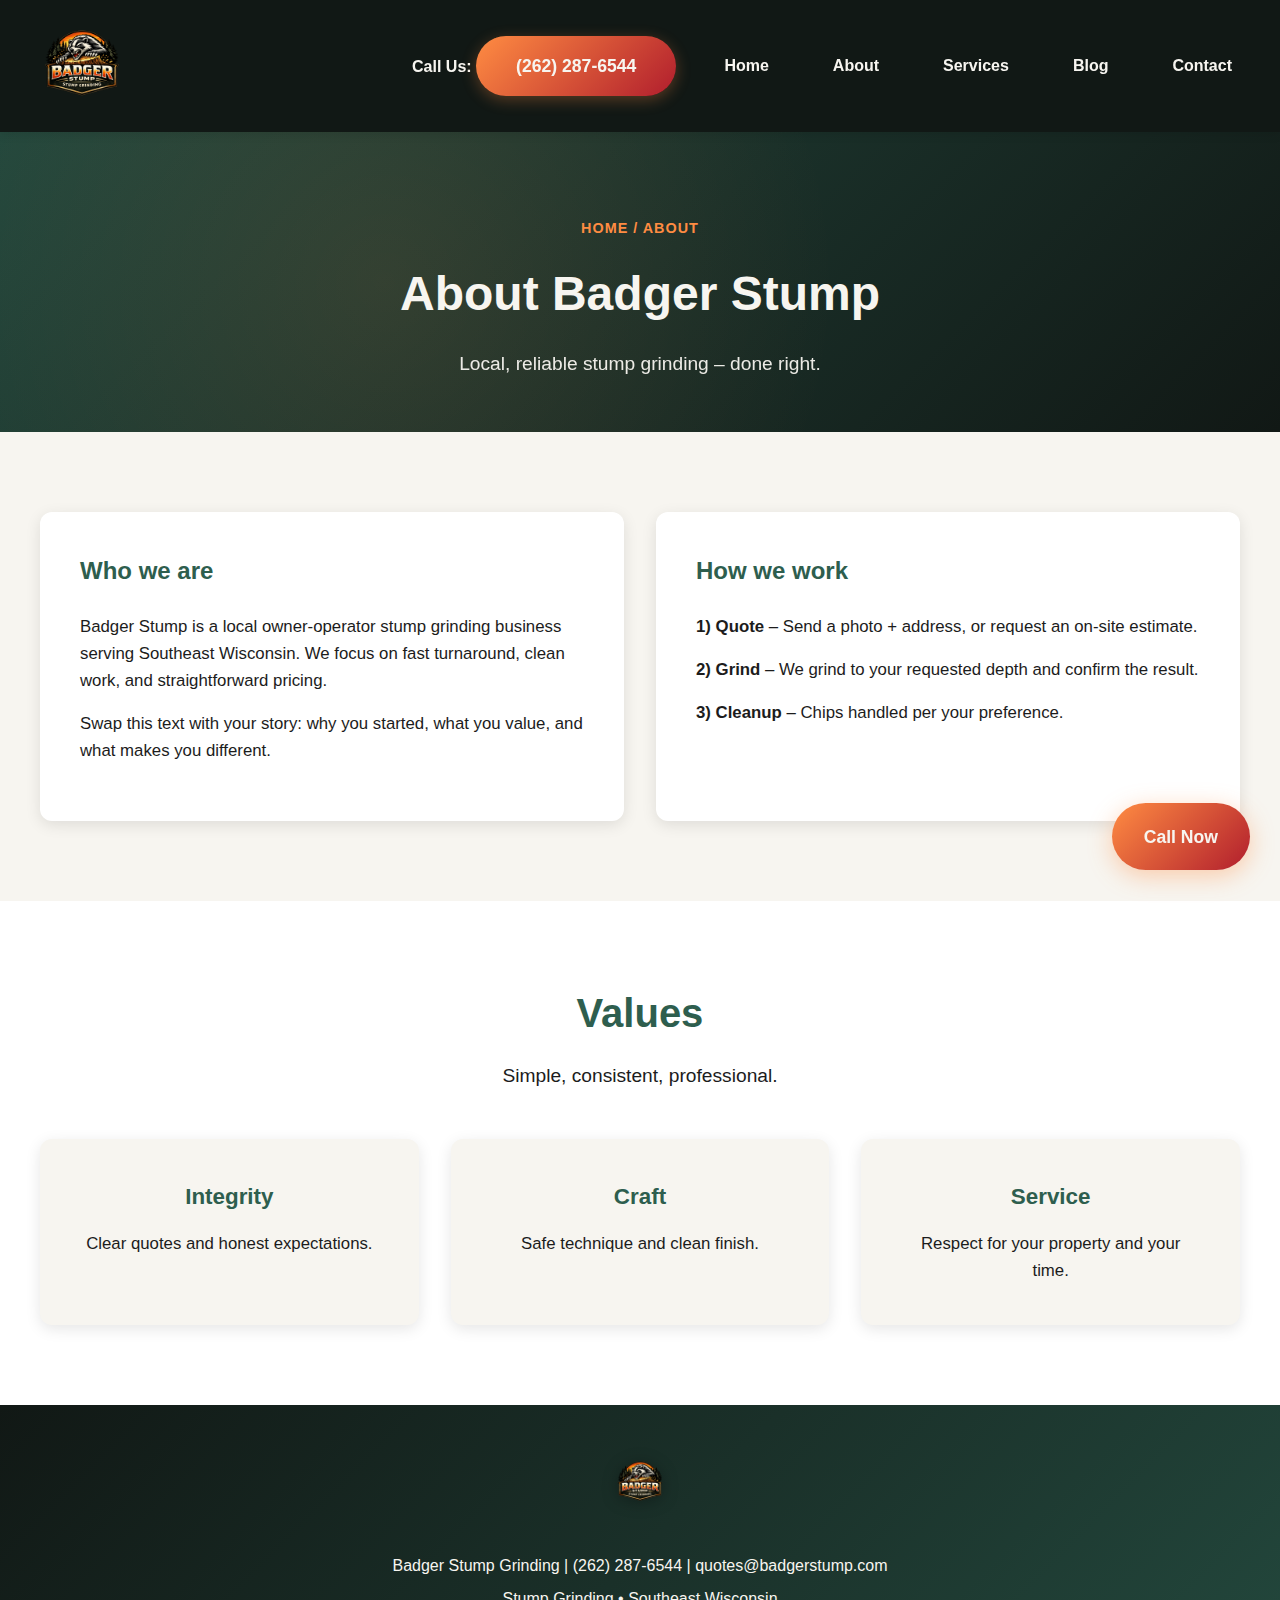
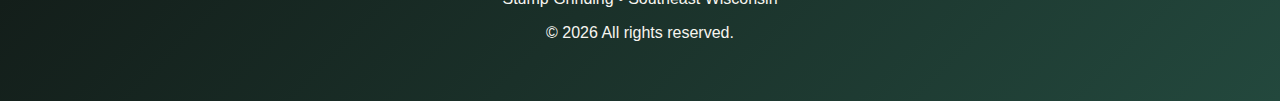
<file: about.html>
<!doctype html>
<html lang="en">
<head>
  <meta charset="utf-8" />
  <meta name="viewport" content="width=device-width, initial-scale=1" />
  <title>About | Badger Stump</title>
  <meta name="description" content="Learn about Badger Stump – local stump grinding in Southeast Wisconsin." />
  <link rel="stylesheet" href="css/styles.css" />
</head>
<body>

<a href="tel:2622876544" class="floating-cta">Call Now</a>

<header>
  <nav role="navigation">
    <a href="index.html" class="logo" aria-label="Badger Stump Grinding Home">
      <img src="assets/logo.png" alt="Badger Stump Grinding Logo" width="150" height="150">
    </a>
    <div class="nav-right">
      <span class="phone">Call Us: <a href="tel:2622876544" class="btn call-btn">(262) 287-6544</a></span>
      <span class="hamburger" aria-label="Toggle navigation menu" tabindex="0">
        <span class="bar"></span>
        <span class="bar"></span>
        <span class="bar"></span>
      </span>
      <ul class="nav-links">
        <li><a href="index.html">Home</a></li>
        <li><a href="about.html">About</a></li>
        <li><a href="services.html">Services</a></li>
        <li><a href="blog.html">Blog</a></li>
        <li><a href="contact.html">Contact</a></li>
      </ul>
    </div>
  </nav>
</header>

<main>
  <section class="page-hero-simple">
    <div class="hero-overlay"></div>
    <div class="page-hero-content">
      <div class="breadcrumbs">Home / About</div>
      <h1>About Badger Stump</h1>
      <p>Local, reliable stump grinding – done right.</p>
    </div>
  </section>

  <section class="section-alt">
    <div class="container-split">
      <div class="info-card">
        <h3>Who we are</h3>
        <p>
          Badger Stump is a local owner-operator stump grinding business serving Southeast Wisconsin.
          We focus on fast turnaround, clean work, and straightforward pricing.
        </p>
        <p>
          Swap this text with your story: why you started, what you value, and what makes you different.
        </p>
      </div>

      <div class="info-card">
        <h3>How we work</h3>
        <p><strong>1) Quote</strong> – Send a photo + address, or request an on-site estimate.</p>
        <p><strong>2) Grind</strong> – We grind to your requested depth and confirm the result.</p>
        <p><strong>3) Cleanup</strong> – Chips handled per your preference.</p>
      </div>
    </div>
  </section>

  <section class="section-values">
    <div class="container-values">
      <div class="section-title-center">
        <h2>Values</h2>
        <p>Simple, consistent, professional.</p>
      </div>

      <div class="values-grid">
        <div class="value-card">
          <h3>Integrity</h3>
          <p>Clear quotes and honest expectations.</p>
        </div>
        <div class="value-card">
          <h3>Craft</h3>
          <p>Safe technique and clean finish.</p>
        </div>
        <div class="value-card">
          <h3>Service</h3>
          <p>Respect for your property and your time.</p>
        </div>
      </div>
    </div>
  </section>
</main>

<footer>
  <img src="assets/logo.png" alt="Badger Stump Grinding Footer Logo" class="footer-logo" width="60" height="60">
  <div class="footer-content">
    <p>Badger Stump Grinding | <a href="tel:2622876544" style="color: #F7F5F0;">(262) 287-6544</a> | <a href="mailto:quotes@badgerstump.com" style="color: #F7F5F0;">quotes@badgerstump.com</a></p>
    <p>Stump Grinding • Southeast Wisconsin</p>
    <p>© 2026 All rights reserved.</p>
  </div>
</footer>

<script src="js/main.js"></script>
</body>
</html>
</file>
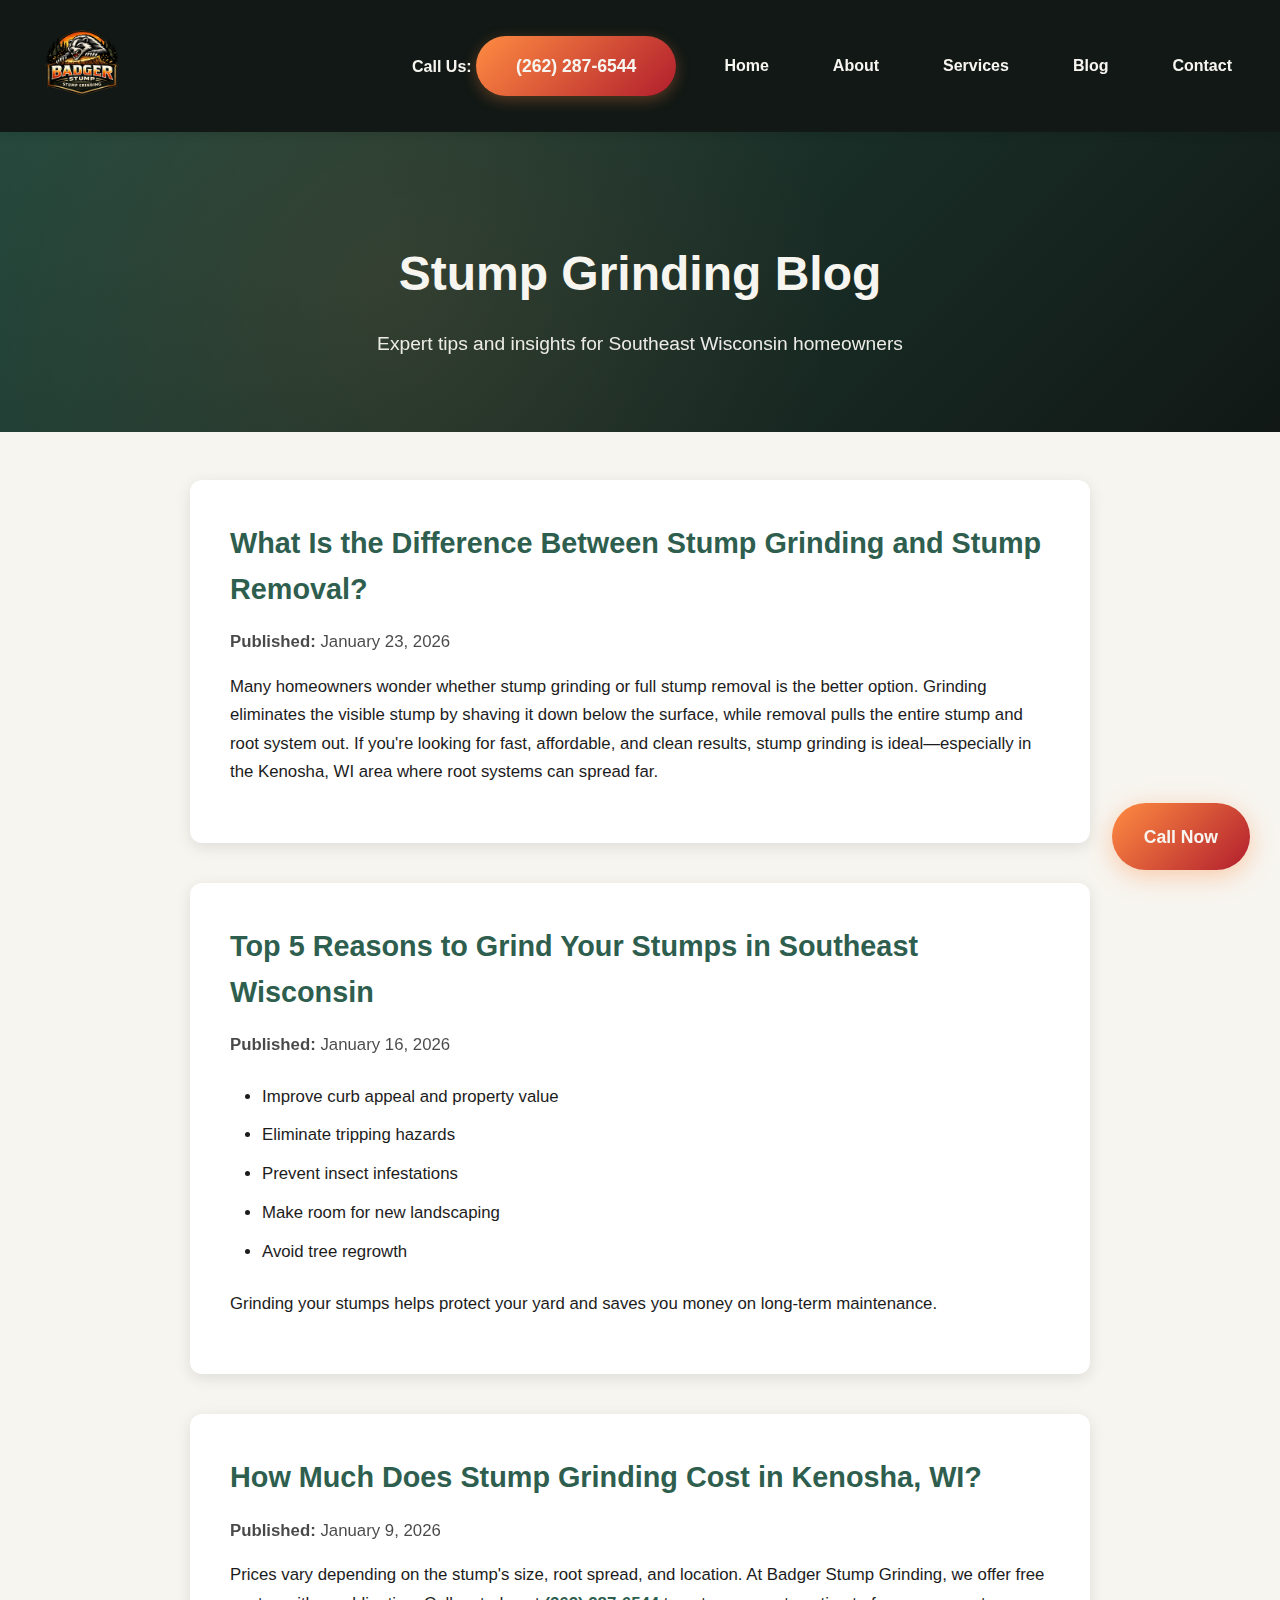
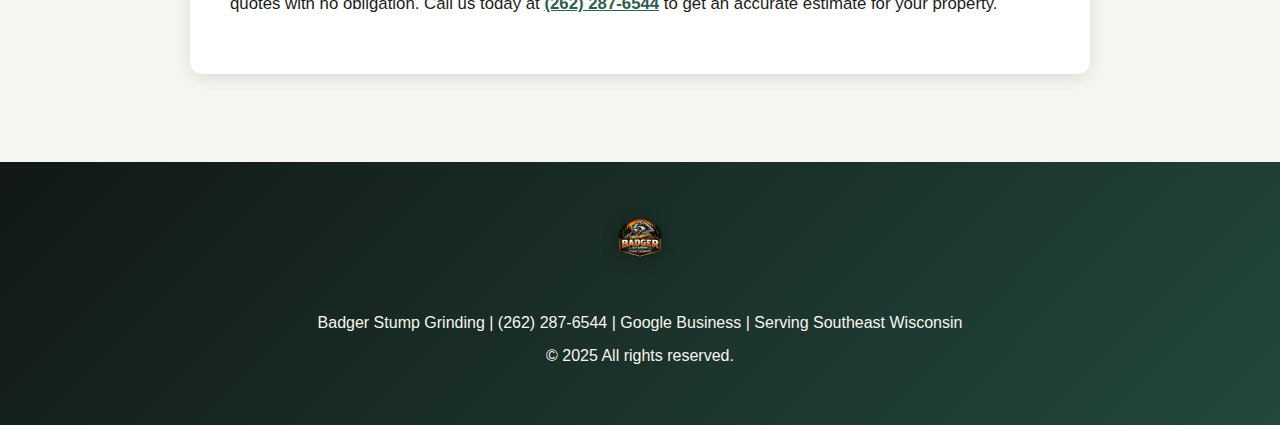
<file: blog.html>
<!DOCTYPE html>
<html lang="en">
<head>
  <meta charset="UTF-8" />
  <meta name="viewport" content="width=device-width, initial-scale=1.0" />
  <title>Stump Grinding Blog | Kenosha, WI</title>
  <meta name="description" content="Stump grinding tips, FAQs, and insights for homeowners in Kenosha and Southeast Wisconsin from Badger Stump Grinding." />
  <meta name="robots" content="index, follow" />
  <meta property="og:title" content="Stump Grinding Blog | Badger Stump Grinding" />
  <meta property="og:description" content="Read expert stump grinding advice for Kenosha, Southeast Wisconsin, and surrounding areas." />
  <meta property="og:image" content="assets/logo.png" />
  <meta property="og:url" content="https://www.badgerstump.com/blog.html" />
  <meta property="og:type" content="article" />
  <link rel="canonical" href="https://www.badgerstump.com/blog.html" />
  <link rel="icon" type="image/png" href="assets/favicon.png" />
  <link rel="stylesheet" href="css/styles.css" />
</head>

<body>
  <a href="tel:2622876544" class="floating-cta">Call Now</a>

  <header>
    <nav role="navigation">
      <a href="index.html" class="logo" aria-label="Badger Stump Grinding Home">
        <img src="assets/logo.png" alt="Badger Stump Grinding Logo - Kenosha, WI" width="150" height="150">
      </a>
      <div class="nav-right">
        <span class="phone">Call Us: <a href="tel:2622876544" class="btn call-btn">(262) 287-6544</a></span>
        <span class="hamburger" aria-label="Toggle navigation menu" tabindex="0">
          <span class="bar"></span>
          <span class="bar"></span>
          <span class="bar"></span>
        </span>
        <ul class="nav-links">
          <li><a href="index.html">Home</a></li>
          <li><a href="about.html">About</a></li>
          <li><a href="services.html">Services</a></li>
          <li><a href="blog.html">Blog</a></li>
          <li><a href="contact.html">Contact</a></li>
        </ul>
      </div>
    </nav>
  </header>

  <section class="page-hero-blog">
    <div class="hero-overlay"></div>
    <div class="page-hero-content">
      <h1>Stump Grinding Blog</h1>
      <p>Expert tips and insights for Southeast Wisconsin homeowners</p>
    </div>
  </section>

  <main id="blog">
    <div class="blog-container">
      <article class="blog-post">
        <h2>What Is the Difference Between Stump Grinding and Stump Removal?</h2>
        <p class="post-date"><strong>Published:</strong> January 23, 2026</p>
        <p>Many homeowners wonder whether stump grinding or full stump removal is the better option. Grinding eliminates the visible stump by shaving it down below the surface, while removal pulls the entire stump and root system out. If you're looking for fast, affordable, and clean results, stump grinding is ideal—especially in the Kenosha, WI area where root systems can spread far.</p>
      </article>

      <article class="blog-post">
        <h2>Top 5 Reasons to Grind Your Stumps in Southeast Wisconsin</h2>
        <p class="post-date"><strong>Published:</strong> January 16, 2026</p>
        <ul class="blog-list">
          <li>Improve curb appeal and property value</li>
          <li>Eliminate tripping hazards</li>
          <li>Prevent insect infestations</li>
          <li>Make room for new landscaping</li>
          <li>Avoid tree regrowth</li>
        </ul>
        <p>Grinding your stumps helps protect your yard and saves you money on long-term maintenance.</p>
      </article>

      <article class="blog-post">
        <h2>How Much Does Stump Grinding Cost in Kenosha, WI?</h2>
        <p class="post-date"><strong>Published:</strong> January 9, 2026</p>
        <p>Prices vary depending on the stump's size, root spread, and location. At Badger Stump Grinding, we offer free quotes with no obligation. Call us today at <a href="tel:2622876544">(262) 287-6544</a> to get an accurate estimate for your property.</p>
      </article>
    </div>
  </main>

  <footer>
    <img src="assets/logo.png" alt="Badger Stump Grinding Footer Logo" class="footer-logo" width="60" height="60">
    <p>Badger Stump Grinding | <a href="tel:2622876544" style="color: #F7F5F0;">(262) 287-6544</a> | <a href="https://g.co/kgs/xBTpDn1" style="color: #F7F5F0;" target="_blank">Google Business</a> | Serving Southeast Wisconsin</p>
    <p>© 2025 All rights reserved.</p>
  </footer>

  <script src="js/main.js"></script>
</body>
</html>
</file>
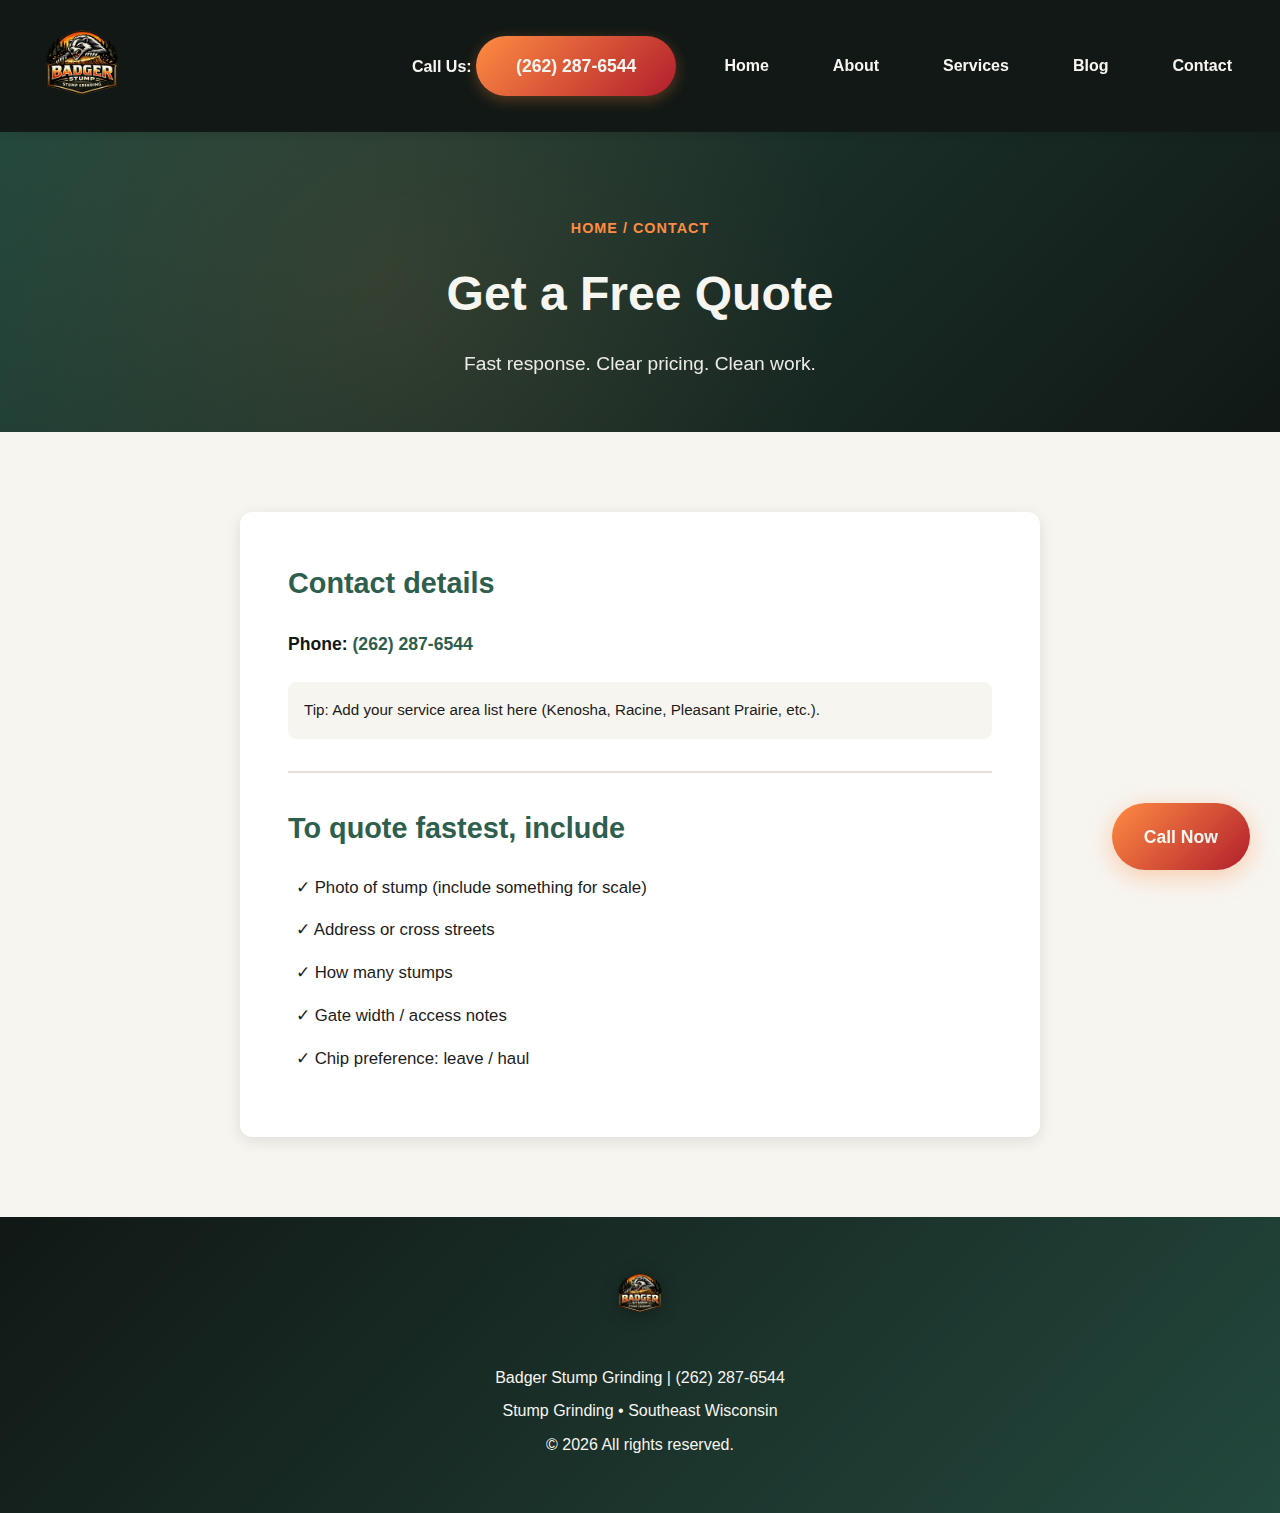
<file: contact.html>
<!doctype html>
<html lang="en">
<head>
  <meta charset="utf-8" />
  <meta name="viewport" content="width=device-width, initial-scale=1" />
  <title>Free Stump Grinding Quote | Kenosha, WI | Badger Stump</title>
  <meta name="description" content="Get a free stump grinding quote in Kenosha and Southeast Wisconsin. Fast response, clear pricing, clean work. Call (262) 287-6544." />
  <meta name="robots" content="index, follow" />
  <meta name="keywords" content="free stump grinding quote, stump removal estimate, Kenosha stump grinding, contact Badger Stump" />
  <meta property="og:title" content="Get a Free Quote | Badger Stump Grinding" />
  <meta property="og:description" content="Contact Badger Stump for a free stump grinding quote in Kenosha and Southeast Wisconsin. Fast response and clear pricing." />
  <meta property="og:image" content="https://www.badgerstump.com/assets/logo.png" />
  <meta property="og:url" content="https://www.badgerstump.com/contact.html" />
  <meta property="og:type" content="website" />
  <link rel="canonical" href="https://www.badgerstump.com/contact.html" />
  <link rel="icon" type="image/png" href="assets/favicon.png" />
  <link rel="stylesheet" href="css/styles.css" />
</head>
<body>

<script type="application/ld+json">
  {
    "@context": "https://schema.org",
    "@type": "BreadcrumbList",
    "itemListElement": [
      {
        "@type": "ListItem",
        "position": 1,
        "name": "Home",
        "item": "https://www.badgerstump.com/"
      },
      {
        "@type": "ListItem",
        "position": 2,
        "name": "Contact",
        "item": "https://www.badgerstump.com/contact.html"
      }
    ]
  }
</script>

<a href="tel:2622876544" class="floating-cta">Call Now</a>

<header>
  <nav role="navigation">
    <a href="index.html" class="logo" aria-label="Badger Stump Grinding Home">
      <img src="assets/logo.png" alt="Badger Stump Grinding Logo" width="150" height="150">
    </a>
    <div class="nav-right">
      <span class="phone">Call Us: <a href="tel:2622876544" class="btn call-btn">(262) 287-6544</a></span>
      <span class="hamburger" aria-label="Toggle navigation menu" tabindex="0">
        <span class="bar"></span>
        <span class="bar"></span>
        <span class="bar"></span>
      </span>
      <ul class="nav-links">
        <li><a href="index.html">Home</a></li>
        <li><a href="about.html">About</a></li>
        <li><a href="services.html">Services</a></li>
        <li><a href="blog.html">Blog</a></li>
        <li><a href="contact.html">Contact</a></li>
      </ul>
    </div>
  </nav>
</header>

<main>
  <section class="page-hero-simple">
    <div class="hero-overlay"></div>
    <div class="page-hero-content">
      <div class="breadcrumbs">Home / Contact</div>
      <h1>Get a Free Quote</h1>
      <p>Fast response. Clear pricing. Clean work.</p>
    </div>
  </section>

  <section class="contact-section">
    <div class="contact-container">
      <div class="contact-info-card">
        <h3>Contact details</h3>
        <div class="contact-detail">
          <strong>Phone:</strong> <a href="tel:2622876544" class="contact-link">(262) 287-6544</a>
        </div>
        <!-- <div class="contact-detail">
          <strong>Email:</strong> <a href="mailto:quotes@badgerstump.com" class="contact-link">quotes@badgerstump.com</a>
        </div> -->
        <p class="contact-note">Tip: Add your service area list here (Kenosha, Racine, Pleasant Prairie, etc.).</p>

        <div class="contact-divider"></div>

        <h3>To quote fastest, include</h3>
        <ul class="contact-checklist">
          <li>✓ Photo of stump (include something for scale)</li>
          <li>✓ Address or cross streets</li>
          <li>✓ How many stumps</li>
          <li>✓ Gate width / access notes</li>
          <li>✓ Chip preference: leave / haul</li>
        </ul>
      </div>
    </div>
  </section>
</main>

<footer>
  <img src="assets/logo.png" alt="Badger Stump Grinding Footer Logo" class="footer-logo" width="60" height="60">
  <div class="footer-content">
    <p>Badger Stump Grinding | <a href="tel:2622876544" style="color: #F7F5F0;">(262) 287-6544</a></p>
    <p>Stump Grinding • Southeast Wisconsin</p>
    <p>© 2026 All rights reserved.</p>
  </div>
</footer>

<script src="js/main.js"></script>
</body>
</html>
</file>
<file: css/styles.css>
/* Reset and General Styles */
* {
  margin: 0;
  padding: 0;
  box-sizing: border-box;
}

:root {
  --bg: #F7F5F0;
  --surface: #FFFFFF;
  --text: #1C1C1C;
  --ink: #111815;
  --green: #2E5E4E;
  --green-dark: #23483D;
  --red: #B11E2D;
  --gold: #D3A23A;
  --orange: #FF8C42;
  --border: #E3DED4;
  --shadow: rgba(0, 0, 0, 0.1);
}

body {
  font-family: 'Segoe UI', Tahoma, Geneva, Verdana, sans-serif;
  background-color: var(--bg);
  color: var(--ink);
  line-height: 1.6;
}

/* Header */
header {
  background-color: var(--ink);
  color: var(--bg);
  padding: 1rem 2rem;
  position: sticky;
  top: 0;
  z-index: 1000;
  box-shadow: 0 2px 10px var(--shadow);
}

nav {
  display: flex;
  justify-content: space-between;
  align-items: center;
  max-width: 1400px;
  margin: 0 auto;
}

/* Logo */
.logo img {
  max-height: 100px;
  width: auto;
  display: block;
  transition: transform 0.3s ease;
}

.logo:hover img {
  transform: scale(1.05);
}

.nav-right {
  display: flex;
  align-items: center;
  gap: 2rem;
}

.phone {
  font-weight: 600;
  color: var(--bg);
  font-size: 1rem;
}

/* Hamburger Menu */
.hamburger {
  display: none;
  flex-direction: column;
  gap: 5px;
  cursor: pointer;
  padding: 8px;
}

.bar {
  width: 28px;
  height: 3px;
  background-color: var(--orange);
  transition: all 0.3s ease;
  border-radius: 2px;
}

.nav-links {
  list-style: none;
  display: flex;
  gap: 2rem;
}

.nav-links li a {
  color: var(--bg);
  text-decoration: none;
  font-weight: 600;
  padding: 8px 16px;
  border-radius: 4px;
  transition: all 0.3s ease;
  position: relative;
}

.nav-links li a::after {
  content: '';
  position: absolute;
  bottom: 0;
  left: 50%;
  width: 0;
  height: 2px;
  background-color: var(--orange);
  transition: all 0.3s ease;
  transform: translateX(-50%);
}

.nav-links li a:hover::after {
  width: 80%;
}

.nav-links li a:hover {
  color: var(--orange);
}

/* Hamburger Animation */
.hamburger.open .bar:nth-child(1) {
  transform: rotate(45deg) translate(8px, 8px);
}

.hamburger.open .bar:nth-child(2) {
  opacity: 0;
}

.hamburger.open .bar:nth-child(3) {
  transform: rotate(-45deg) translate(8px, -8px);
}

/* Hero Section */
.hero {
  background: linear-gradient(135deg, rgba(46, 94, 78, 0.95) 0%, rgba(17, 24, 21, 0.9) 100%), 
              url('../assets/hero-image.jpg') no-repeat center/cover;
  padding: 6rem 2rem;
  position: relative;
  min-height: 600px;
  display: flex;
  align-items: center;
}

.hero-overlay {
  position: absolute;
  top: 0;
  left: 0;
  width: 100%;
  height: 100%;
  background: radial-gradient(circle at 30% 50%, rgba(255, 140, 66, 0.1) 0%, transparent 50%);
  pointer-events: none;
}

.hero-wrapper {
  display: flex;
  max-width: 1400px;
  margin: 0 auto;
  gap: 3rem;
  align-items: center;
  position: relative;
  z-index: 1;
}

.hero-text {
  flex: 1;
  color: var(--bg);
}

.hero-text .tagline {
  color: var(--orange);
  font-size: 1.1rem;
  font-weight: 700;
  text-transform: uppercase;
  letter-spacing: 2px;
  margin-bottom: 1rem;
}

.hero-text h1 {
  color: var(--bg);
  font-size: 3.5rem;
  margin-bottom: 1.5rem;
  line-height: 1.2;
  font-weight: 800;
}

.hero-text p {
  margin-bottom: 1rem;
  font-size: 1.1rem;
}

.hero-text .service-area {
  font-style: italic;
  margin-bottom: 2rem;
  opacity: 0.9;
}

.call-btn, .gbp-btn {
  background: linear-gradient(135deg, var(--orange) 0%, var(--red) 100%);
  color: var(--bg);
  padding: 1rem 2.5rem;
  text-decoration: none;
  font-weight: 700;
  border-radius: 50px;
  display: inline-block;
  transition: all 0.3s ease;
  box-shadow: 0 4px 15px rgba(255, 140, 66, 0.3);
  font-size: 1.1rem;
}

.call-btn:hover, .gbp-btn:hover {
  transform: translateY(-2px);
  box-shadow: 0 6px 20px rgba(255, 140, 66, 0.4);
}

/* Page Hero Styles */
.page-hero-simple, .page-hero-blog {
  background: linear-gradient(135deg, var(--green-dark) 0%, var(--ink) 100%);
  padding: 5rem 2rem 3rem;
  position: relative;
  min-height: 300px;
  display: flex;
  align-items: center;
  justify-content: center;
}

.page-hero-content {
  text-align: center;
  max-width: 800px;
  position: relative;
  z-index: 1;
  color: var(--bg);
}

.breadcrumbs {
  color: var(--orange);
  font-size: 0.9rem;
  font-weight: 600;
  text-transform: uppercase;
  letter-spacing: 1px;
  margin-bottom: 1rem;
}

.page-hero-content h1 {
  color: var(--bg);
  font-size: 3rem;
  margin-bottom: 1rem;
  font-weight: 800;
}

.page-hero-content p {
  font-size: 1.2rem;
  opacity: 0.95;
}

/* About Section */
#about {
  padding: 5rem 2rem;
  background-color: var(--surface);
}

.content-wrapper {
  display: flex;
  max-width: 1400px;
  margin: 0 auto;
  gap: 4rem;
  align-items: center;
}

.text-block {
  flex: 1;
}

.text-block h2 {
  color: var(--green);
  margin-bottom: 1.5rem;
  font-size: 2.5rem;
  font-weight: 700;
}

.text-block p {
  font-size: 1.1rem;
  margin-bottom: 1rem;
  color: var(--text);
}

.image-block {
  flex: 1;
}

.image-block img {
  width: 100%;
  height: auto;
  border-radius: 12px;
  box-shadow: 0 10px 40px var(--shadow);
}

/* Section Styles for About Page */
.section-alt {
  padding: 5rem 2rem;
  background-color: var(--bg);
}

.container-split {
  max-width: 1200px;
  margin: 0 auto;
  display: grid;
  grid-template-columns: repeat(auto-fit, minmax(300px, 1fr));
  gap: 2rem;
}

.info-card {
  background-color: var(--surface);
  padding: 2.5rem;
  border-radius: 12px;
  box-shadow: 0 4px 15px var(--shadow);
  transition: transform 0.3s ease, box-shadow 0.3s ease;
}

.info-card:hover {
  transform: translateY(-4px);
  box-shadow: 0 6px 25px var(--shadow);
}

.info-card h3 {
  color: var(--green);
  margin-bottom: 1.5rem;
  font-size: 1.5rem;
  font-weight: 600;
}

.info-card p {
  color: var(--text);
  margin-bottom: 1rem;
  font-size: 1.05rem;
}

.section-values {
  padding: 5rem 2rem;
  background-color: var(--surface);
}

.container-values {
  max-width: 1200px;
  margin: 0 auto;
}

.section-title-center {
  text-align: center;
  margin-bottom: 3rem;
}

.section-title-center h2 {
  color: var(--green);
  font-size: 2.5rem;
  margin-bottom: 1rem;
  font-weight: 700;
}

.section-title-center p {
  font-size: 1.2rem;
  color: var(--text);
}

.values-grid {
  display: grid;
  grid-template-columns: repeat(auto-fit, minmax(250px, 1fr));
  gap: 2rem;
}

.value-card {
  background-color: var(--bg);
  padding: 2.5rem;
  border-radius: 12px;
  box-shadow: 0 4px 15px var(--shadow);
  transition: transform 0.3s ease, box-shadow 0.3s ease;
  text-align: center;
}

.value-card:hover {
  transform: translateY(-4px);
  box-shadow: 0 6px 25px var(--shadow);
}

.value-card h3 {
  color: var(--green);
  margin-bottom: 1rem;
  font-size: 1.4rem;
  font-weight: 600;
}

.value-card p {
  color: var(--text);
  font-size: 1.05rem;
}

/* Blog Styles */
#blog {
  padding: 3rem 2rem;
  background-color: var(--bg);
}

.blog-container {
  max-width: 900px;
  margin: 0 auto;
}

.blog-post {
  background-color: var(--surface);
  padding: 2.5rem;
  border-radius: 12px;
  margin-bottom: 2.5rem;
  box-shadow: 0 4px 15px var(--shadow);
  transition: transform 0.3s ease, box-shadow 0.3s ease;
}

.blog-post:hover {
  transform: translateY(-4px);
  box-shadow: 0 6px 25px var(--shadow);
}

.blog-post h2 {
  color: var(--green);
  margin-bottom: 1rem;
  font-size: 1.8rem;
  font-weight: 600;
}

.post-date {
  color: var(--text);
  font-size: 0.95rem;
  margin-bottom: 1.5rem;
  opacity: 0.8;
}

.blog-post p {
  color: var(--text);
  font-size: 1.05rem;
  line-height: 1.7;
  margin-bottom: 1rem;
}

.blog-post a {
  color: var(--green);
  font-weight: 600;
  transition: color 0.3s ease;
}

.blog-post a:hover {
  color: var(--orange);
}

.blog-list {
  margin: 1.5rem 0;
  padding-left: 2rem;
}

.blog-list li {
  color: var(--text);
  margin-bottom: 0.75rem;
  font-size: 1.05rem;
}

/* Services Page Styles */
.services-section {
  padding: 5rem 2rem;
  background-color: var(--bg);
}

.services-container {
  max-width: 1200px;
  margin: 0 auto;
}

.services-grid-main {
  display: grid;
  grid-template-columns: repeat(auto-fit, minmax(300px, 1fr));
  gap: 2rem;
  margin-bottom: 3rem;
}

.service-card {
  background-color: var(--surface);
  padding: 2.5rem;
  border-radius: 12px;
  box-shadow: 0 4px 15px var(--shadow);
  transition: transform 0.3s ease, box-shadow 0.3s ease;
}

.service-card:hover {
  transform: translateY(-4px);
  box-shadow: 0 6px 25px var(--shadow);
}

.service-card h3 {
  color: var(--green);
  margin-bottom: 1rem;
  font-size: 1.5rem;
  font-weight: 600;
}

.service-card p {
  color: var(--text);
  font-size: 1.05rem;
  margin-bottom: 0.75rem;
}

.service-card small {
  color: var(--text);
  opacity: 0.7;
}

.services-details {
  display: grid;
  grid-template-columns: repeat(auto-fit, minmax(300px, 1fr));
  gap: 2rem;
  margin-bottom: 3rem;
}

.detail-card {
  background-color: var(--surface);
  padding: 2.5rem;
  border-radius: 12px;
  box-shadow: 0 4px 15px var(--shadow);
}

.detail-card h3 {
  color: var(--green);
  margin-bottom: 1rem;
  font-size: 1.4rem;
  font-weight: 600;
}

.detail-card p {
  color: var(--text);
  margin-bottom: 1.5rem;
  font-size: 1.05rem;
}

.badge-container {
  display: flex;
  gap: 0.75rem;
  flex-wrap: wrap;
}

.service-badge {
  background-color: var(--orange);
  color: var(--surface);
  padding: 0.5rem 1rem;
  border-radius: 20px;
  font-size: 0.9rem;
  font-weight: 600;
}

.service-checklist {
  list-style: none;
  padding: 0;
}

.service-checklist li {
  color: var(--text);
  margin-bottom: 0.75rem;
  font-size: 1.05rem;
  padding-left: 0.5rem;
}

.cta-section {
  text-align: center;
  margin-top: 3rem;
}

.btn-large {
  background: linear-gradient(135deg, var(--orange) 0%, var(--red) 100%);
  color: var(--bg);
  padding: 1.2rem 3rem;
  text-decoration: none;
  font-weight: 700;
  border-radius: 50px;
  display: inline-block;
  transition: all 0.3s ease;
  box-shadow: 0 4px 15px rgba(255, 140, 66, 0.3);
  font-size: 1.2rem;
}

.btn-large:hover {
  transform: translateY(-2px);
  box-shadow: 0 6px 20px rgba(255, 140, 66, 0.4);
}

/* Contact Page Styles */
.contact-section {
  padding: 5rem 2rem;
  background-color: var(--bg);
}

.contact-container {
  max-width: 800px;
  margin: 0 auto;
}

.contact-info-card {
  background-color: var(--surface);
  padding: 3rem;
  border-radius: 12px;
  box-shadow: 0 4px 15px var(--shadow);
}

.contact-info-card h3 {
  color: var(--green);
  margin-bottom: 1.5rem;
  font-size: 1.8rem;
  font-weight: 600;
}

.contact-detail {
  margin-bottom: 1.5rem;
  font-size: 1.1rem;
}

.contact-detail strong {
  color: var(--ink);
}

.contact-link {
  color: var(--green);
  text-decoration: none;
  font-weight: 700;
  transition: color 0.3s ease;
}

.contact-link:hover {
  color: var(--orange);
}

.contact-note {
  background-color: var(--bg);
  padding: 1rem;
  border-radius: 8px;
  font-size: 0.95rem;
  color: var(--text);
  margin-top: 1.5rem;
}

.contact-divider {
  border: none;
  border-top: 2px solid var(--border);
  margin: 2rem 0;
}

.contact-checklist {
  list-style: none;
  padding: 0;
}

.contact-checklist li {
  color: var(--text);
  margin-bottom: 1rem;
  font-size: 1.05rem;
  padding-left: 0.5rem;
}

/* FAQ Section */
#faq {
  padding: 5rem 2rem;
  max-width: 1400px;
  margin: 0 auto;
  background-color: var(--bg);
}

#faq h2 {
  color: var(--green);
  margin-bottom: 3rem;
  font-size: 2.5rem;
  text-align: center;
  font-weight: 700;
}

.faq-container {
  display: grid;
  gap: 2rem;
}

.faq-item {
  background-color: var(--surface);
  padding: 2rem;
  border-radius: 12px;
  box-shadow: 0 4px 15px var(--shadow);
  transition: transform 0.3s ease, box-shadow 0.3s ease;
}

.faq-item:hover {
  transform: translateY(-4px);
  box-shadow: 0 6px 25px var(--shadow);
}

.faq-item h3 {
  color: var(--green);
  margin-bottom: 1rem;
  font-size: 1.4rem;
  font-weight: 600;
}

.faq-item p {
  color: var(--text);
  font-size: 1.05rem;
}

/* Services Section */
#services {
  padding: 5rem 2rem;
  background: linear-gradient(135deg, var(--green-dark) 0%, var(--ink) 100%);
  text-align: center;
}

#services h2 {
  color: var(--bg);
  margin-bottom: 3rem;
  font-size: 2.5rem;
  font-weight: 700;
}

.service-grid {
  display: grid;
  grid-template-columns: repeat(auto-fit, minmax(300px, 1fr));
  gap: 2rem;
  max-width: 1400px;
  margin: 0 auto;
}

.service-item {
  padding: 2.5rem;
  background-color: var(--surface);
  border-radius: 12px;
  box-shadow: 0 4px 15px var(--shadow);
  transition: transform 0.3s ease, box-shadow 0.3s ease;
}

.service-item:hover {
  transform: translateY(-8px);
  box-shadow: 0 8px 30px rgba(255, 140, 66, 0.2);
}

.service-item h3 {
  color: var(--green);
  margin-bottom: 1rem;
  font-size: 1.5rem;
  font-weight: 600;
}

.service-item p {
  color: var(--text);
  font-size: 1.05rem;
}

/* Contact Section */
#contact {
  padding: 5rem 2rem;
  max-width: 900px;
  margin: 0 auto;
  text-align: center;
  background-color: var(--surface);
}

#contact h2 {
  color: var(--green);
  margin-bottom: 1.5rem;
  font-size: 2.5rem;
  font-weight: 700;
}

#contact h3 {
  margin: 2rem 0;
}

#contact p {
  margin-bottom: 1.5rem;
  font-size: 1.1rem;
}

#contact a {
  color: var(--green);
  font-weight: 600;
  transition: color 0.3s ease;
}

#contact a:hover {
  color: var(--orange);
}

.map-container {
  max-width: 100%;
  margin: 2rem auto;
  border-radius: 12px;
  overflow: hidden;
  box-shadow: 0 4px 15px var(--shadow);
}

/* Footer */
footer {
  text-align: center;
  padding: 3rem 2rem;
  background: linear-gradient(135deg, var(--ink) 0%, var(--green-dark) 100%);
  color: var(--bg);
}

.footer-logo {
  max-height: 60px;
  width: auto;
  margin-bottom: 1.5rem;
  filter: drop-shadow(0 2px 8px rgba(0, 0, 0, 0.3));
}

.footer-content p {
  margin: 0.5rem 0;
}

footer p {
  margin: 0.5rem 0;
}

footer a {
  color: var(--orange);
  text-decoration: none;
  transition: color 0.3s ease;
}

footer a:hover {
  color: var(--gold);
}

/* Floating CTA */
.floating-cta {
  position: fixed;
  bottom: 30px;
  right: 30px;
  background: linear-gradient(135deg, var(--orange) 0%, var(--red) 100%);
  color: var(--bg);
  padding: 1.2rem 2rem;
  border-radius: 50px;
  text-decoration: none;
  font-weight: 700;
  box-shadow: 0 6px 25px rgba(255, 140, 66, 0.4);
  z-index: 999;
  transition: all 0.3s ease;
  font-size: 1.1rem;
}

.floating-cta:hover {
  transform: translateY(-4px) scale(1.05);
  box-shadow: 0 8px 30px rgba(255, 140, 66, 0.5);
}

/* Responsive Design */
@media (max-width: 768px) {
  nav {
    flex-direction: column;
    gap: 1rem;
  }

  .nav-right {
    width: 100%;
    flex-direction: column;
    gap: 1rem;
  }

  .hamburger {
    display: flex;
  }

  .nav-links {
    display: none;
    flex-direction: column;
    width: 100%;
    background-color: var(--ink);
    padding: 1rem 0;
    gap: 0;
  }

  .nav-links.active {
    display: flex;
  }

  .nav-links li {
    text-align: center;
  }

  .nav-links li a {
    display: block;
    padding: 1rem;
  }

  .hero {
    padding: 3rem 1rem;
    min-height: 500px;
  }

  .hero-wrapper {
    flex-direction: column;
  }

  .hero-text h1 {
    font-size: 2.5rem;
  }

  .page-hero-content h1 {
    font-size: 2rem;
  }

  .content-wrapper {
    flex-direction: column;
    gap: 2rem;
  }

  .logo img {
    max-height: 80px;
  }

  #faq h2, #services h2, #contact h2, .text-block h2, .section-title-center h2, .page-hero-content h1 {
    font-size: 2rem;
  }

  .service-grid, .services-grid-main, .services-details, .container-split, .values-grid {
    grid-template-columns: 1fr;
  }

  .floating-cta {
    bottom: 20px;
    right: 20px;
    padding: 1rem 1.5rem;
    font-size: 1rem;
  }

  .blog-post, .info-card, .contact-info-card, .service-card, .detail-card {
    padding: 2rem;
  }
}
</file>
